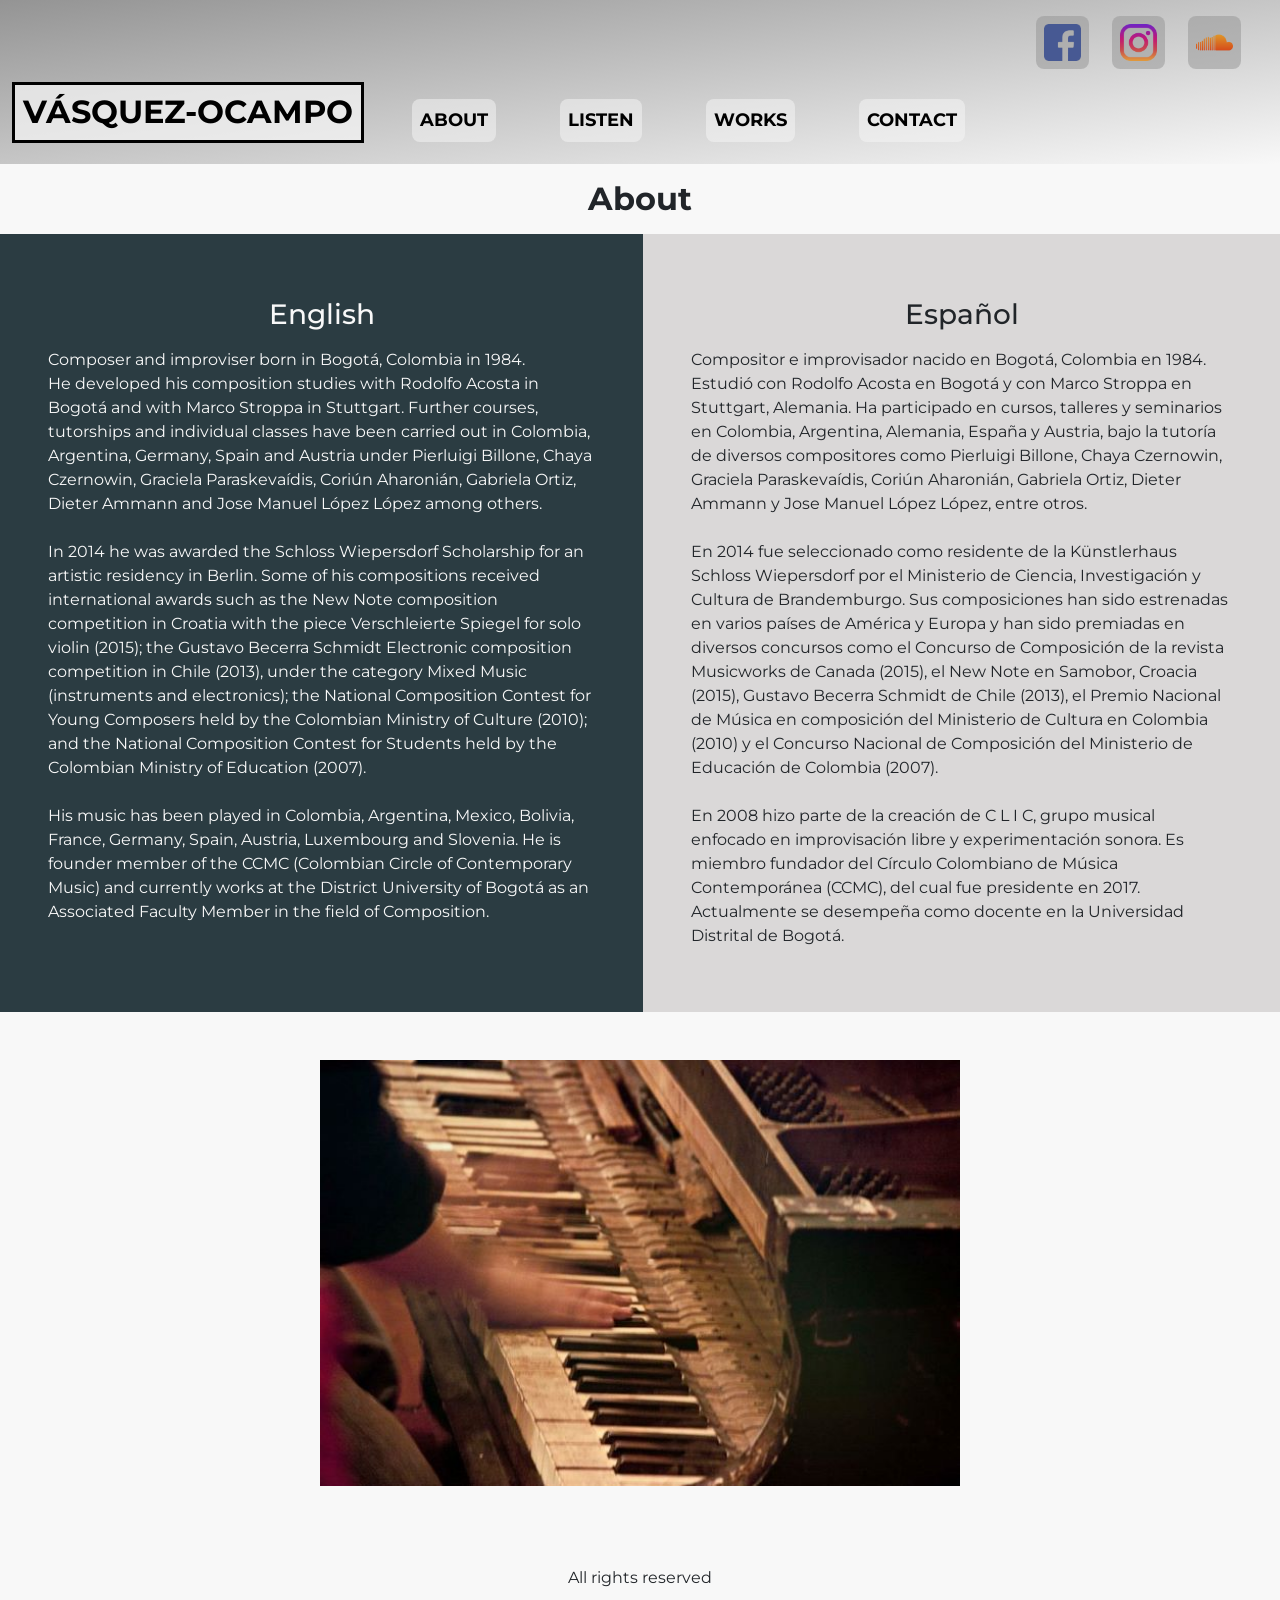
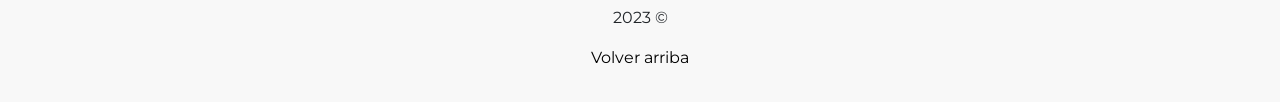
<file: pages/about.html>
<!DOCTYPE html>
<html lang="en">
<head>
    <meta charset="UTF-8">
    <meta http-equiv="X-UA-Compatible" content="IE=edge">
    <meta name="viewport" content="width=device-width, initial-scale=1.0">
    <!--Esta es la fuente utilizada desde googlefonts-->
    <link rel="preconnect" href="https://fonts.googleapis.com">
    <link rel="preconnect" href="https://fonts.gstatic.com" crossorigin>
    <link href="https://fonts.googleapis.com/css2?family=Montserrat:wght@300;700&display=swap" rel="stylesheet">
    <!--Este es el link para css de Bootstrap-->
    <link href="https://cdn.jsdelivr.net/npm/bootstrap@5.3.0-alpha1/dist/css/bootstrap.min.css" rel="stylesheet" integrity="sha384-GLhlTQ8iRABdZLl6O3oVMWSktQOp6b7In1Zl3/Jr59b6EGGoI1aFkw7cmDA6j6gD" crossorigin="anonymous">
    <!--Link a la página de estilos css propios-->
    <link rel="stylesheet" href="../css/style.css">
    <title>About | Vásquez-Ocampo</title>
</head>
<body>
    <!--Encabezado del sitio-->
    <header id="irarriba">
        <!--Botones a redes sociales-->
        <div class="botones-redes">
            <a href="https://www.facebook.com/juancamilo.vasquezocampo" target="_blank"> <img class="redes-imagenes" src="../img/facebook.png" alt="Logo de Facebook"></a>
            <a href="https://www.instagram.com/juanchokva/" target="_blank"><img class="redes-imagenes" src="../img/instagram.png" alt="Logo de instagram"></a>
            <a href="https://www.soundcloud.com/juancamilovasquez" target="_blank"><img class="redes-imagenes" src="../img/soundcloud.png" alt="Logo de Soundcloud"></a>
        </div>
        <!--Barra de navegación-->
        <nav class="navbar navbar-expand-lg">
            <div class="container-fluid">
                <a class="navbar-brand" href="../index.html"><h1 class="fs-2 fw-bold">Vásquez-Ocampo</h1></a>
                <button class="navbar-toggler navegador-links" type="button" data-bs-toggle="collapse" data-bs-target="#navbar-supported-content" aria-controls="navbar-supported-content" aria-expanded="false" aria-label="Toggle navigation">
                <span class="navbar-toggler-icon"></span>
                </button>
                <div class="collapse navbar-collapse" id="navbar-supported-content">
                    <ul class="navbar-nav me-auto mb-0 mb-lg-0">
                        <li class="nav-item navegador-links">
                            <a class="nav-link active" aria-current="page" href="about.html">About</a>
                        </li>
                        <li class="nav-item navegador-links">
                            <a class="nav-link active" aria-current="page" href="listen.html">Listen</a>
                        </li>
                        <li class="nav-item navegador-links">
                            <a class="nav-link active" aria-current="page" href="works.html">Works</a>
                        </li>
                        <li class="nav-item navegador-links">
                            <a class="nav-link active" aria-current="page" href="contact.html">Contact</a>
                        </li>
                    </ul>
                </div>
            </div>
        </nav>
    </header>
    <!--Este es el main de about-->
    <main class="main-about">
        <h2>About</h2>
        <div class="info-about">
            <div class="info-parrafo1">
                <h3>
                    English
                </h3>
                <p>
                    Composer and improviser born in Bogotá, Colombia in 1984. 
                    <span class="espaciado-parrafos pb-4">He developed his composition studies with Rodolfo Acosta in Bogotá and with Marco Stroppa in Stuttgart. Further courses, tutorships and individual classes have been carried out in Colombia, Argentina, Germany, Spain and Austria under Pierluigi Billone, Chaya Czernowin, Graciela Paraskevaídis, Coriún Aharonián, Gabriela Ortiz, Dieter Ammann and Jose Manuel López López among others.</span>
                    In 2014 he was awarded the Schloss Wiepersdorf Scholarship for an artistic residency in Berlin. Some of his compositions received international awards such as the New Note composition competition in Croatia with the piece Verschleierte Spiegel for solo violin (2015); the Gustavo Becerra Schmidt Electronic composition competition in Chile (2013), under the category Mixed Music (instruments and electronics);  the National Composition Contest for Young Composers held by the Colombian Ministry of Culture (2010); and the National Composition Contest for Students held by the Colombian Ministry of Education (2007). 
                    <span class="espaciado-parrafos pt-4">His music has been played in Colombia, Argentina, Mexico, Bolivia, France, Germany, Spain, Austria, Luxembourg and Slovenia. He is founder member of the CCMC (Colombian Circle of Contemporary Music) and currently works at the District University of Bogotá as an Associated Faculty Member in the field of Composition.</span>  
                </p>
            </div>
            <div class="info-parrafo2">
                <h3>
                    Español
                </h3>
                <p>
                    Compositor e improvisador nacido en Bogotá, Colombia en 1984. 
                    <span class="espaciado-parrafos pb-4">Estudió con Rodolfo Acosta en Bogotá y con Marco Stroppa en Stuttgart, Alemania. Ha participado en cursos, talleres y seminarios en Colombia, Argentina, Alemania, España y Austria, bajo la tutoría de diversos compositores como Pierluigi Billone, Chaya Czernowin, Graciela Paraskevaídis, Coriún Aharonián, Gabriela Ortiz, Dieter Ammann y Jose Manuel López López, entre otros.</span>
                    En 2014 fue seleccionado como residente de la Künstlerhaus Schloss Wiepersdorf por el Ministerio de Ciencia, Investigación y Cultura de Brandemburgo. Sus composiciones han sido estrenadas en varios países de América y Europa y han sido premiadas en diversos concursos como el Concurso de Composición de la revista Musicworks de Canada (2015), el New Note en Samobor, Croacia (2015), Gustavo Becerra Schmidt de Chile (2013), el Premio Nacional de Música en composición del Ministerio de Cultura en Colombia (2010) y el Concurso Nacional de Composición del Ministerio de Educación de Colombia (2007). 
                    <span class="espaciado-parrafos pt-4">En 2008 hizo parte de la creación de C L I C, grupo musical enfocado en improvisación libre y experimentación sonora. Es miembro fundador del Círculo Colombiano de Música Contemporánea (CCMC), del cual fue presidente en 2017. Actualmente se desempeña como docente en la Universidad Distrital de Bogotá.</span>
                </p>
            </div>
        </div>
        <img class="about-img" src="../img/about.jpg" alt="imagen de un piano en ruinas siendo percutido por el compositor">
    </main>
    <!--Este es el footer del sitio-->
    <footer>
        <!--Botones a redes sociales versión celular-->
        <section class="botones-redes-movil">
            <a href="https://www.facebook.com/juancamilo.vasquezocampo" target="_blank"> <img class="redes-imagenes-movil" src="../img/facebook.png" alt="Logo de Facebook"></a>
            <a href="https://www.instagram.com/juanchokva/" target="_blank"><img class="redes-imagenes-movil" src="../img/instagram.png" alt="Logo de instagram"></a>
            <a href="https://www.soundcloud.com/juancamilovasquez" target="_blank"><img class="redes-imagenes-movil" src="../img/soundcloud.png" alt="Logo de Soundcloud"></a>
        </section>
        <p>All rights reserved</p>
        <p>2023 ©</p>
        <a href="#irarriba">Volver arriba</a>
    </footer>
    <!--Este es el script de js para bootstrap-->
    <script src="https://cdn.jsdelivr.net/npm/bootstrap@5.3.0-alpha1/dist/js/bootstrap.bundle.min.js" integrity="sha384-w76AqPfDkMBDXo30jS1Sgez6pr3x5MlQ1ZAGC+nuZB+EYdgRZgiwxhTBTkF7CXvN" crossorigin="anonymous"></script>
</body>
</html>
</file>
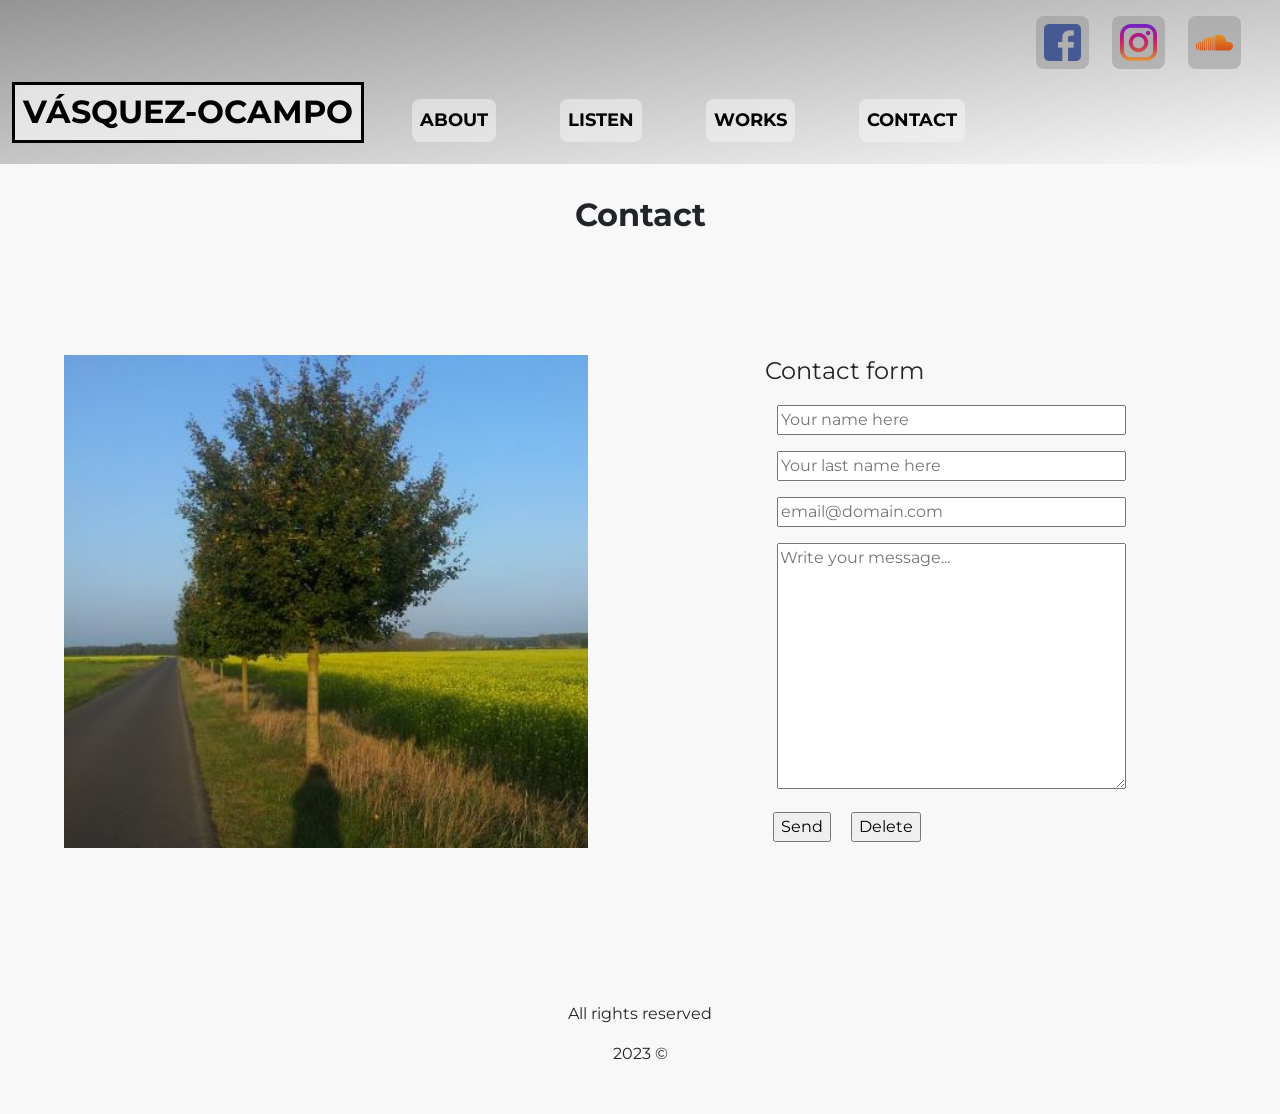
<file: pages/contact.html>
<!DOCTYPE html>
<html lang="en">
<head>
    <meta charset="UTF-8">
    <meta http-equiv="X-UA-Compatible" content="IE=edge">
    <meta name="viewport" content="width=device-width, initial-scale=1.0">
    <!--Esta es la fuente utilizada desde googlefonts-->
    <link rel="preconnect" href="https://fonts.googleapis.com">
    <link rel="preconnect" href="https://fonts.gstatic.com" crossorigin>
    <link href="https://fonts.googleapis.com/css2?family=Montserrat:wght@300;700&display=swap" rel="stylesheet">
    <!--Este es el link para css de Bootstrap-->
    <link href="https://cdn.jsdelivr.net/npm/bootstrap@5.3.0-alpha1/dist/css/bootstrap.min.css" rel="stylesheet" integrity="sha384-GLhlTQ8iRABdZLl6O3oVMWSktQOp6b7In1Zl3/Jr59b6EGGoI1aFkw7cmDA6j6gD" crossorigin="anonymous">
    <!--Link a la página de estilos css propios-->
    <link rel="stylesheet" href="../css/style.css">
    <title>Contact | Vásquez-Ocampo</title>
</head>
<body>
    <!--Encabezado del sitio-->
    <header>
        
        <!--Botones a redes sociales-->
        <div class="botones-redes">
            <a href="https://www.facebook.com/juancamilo.vasquezocampo" target="_blank"> <img class="redes-imagenes" src="../img/facebook.png" alt="Logo de Facebook"></a>
            <a href="https://www.instagram.com/juanchokva/" target="_blank"><img class="redes-imagenes" src="../img/instagram.png" alt="Logo de instagram"></a>
            <a href="https://www.soundcloud.com/juancamilovasquez" target="_blank"><img class="redes-imagenes" src="../img/soundcloud.png" alt="Logo de Soundcloud"></a>
        </div>
        <!--Barra de navegación-->
        <nav class="navbar navbar-expand-lg">
            <div class="container-fluid">
                <a class="navbar-brand" href="../index.html"><h1 class="fs-2 fw-bold">Vásquez-Ocampo</h1></a>
                <button class="navbar-toggler navegador-links" type="button" data-bs-toggle="collapse" data-bs-target="#navbar-supported-content" aria-controls="navbar-supported-content" aria-expanded="false" aria-label="Toggle navigation">
                <span class="navbar-toggler-icon"></span>
                </button>
                <div class="collapse navbar-collapse" id="navbar-supported-content">
                    <ul class="navbar-nav me-auto mb-0 mb-lg-0">
                        <li class="nav-item navegador-links">
                            <a class="nav-link active" aria-current="page" href="about.html">About</a>
                        </li>
                        <li class="nav-item navegador-links">
                            <a class="nav-link active" aria-current="page" href="listen.html">Listen</a>
                        </li>
                        <li class="nav-item navegador-links">
                            <a class="nav-link active" aria-current="page" href="works.html">Works</a>
                        </li>
                        <li class="nav-item navegador-links">
                            <a class="nav-link active" aria-current="page" href="contact.html">Contact</a>
                        </li>
                    </ul>
                </div>
            </div>
        </nav>
    </header>
    <!--Este es el main de contact-->
    <main class="main-contact">
        <h2 class="titulo-contact">Contact</h2>
        <img class="img-contact" src="../img/contact.jpg" alt="Imagen de la sombra del compositor proyectándose hacia un arbol en una pradera">
        <!--Este es el formulario de contacto-->
        <form class="contact-form">
            <fieldset>
                <legend>Contact form</legend>
                <div>
                    <label for="name"></label>
                    <input type="text" name="name" placeholder="Your name here">
                </div>
                <div>
                    <label for="lastname"></label>
                    <input type="text" name="lastname" placeholder="Your last name here">
                </div>
                <div>
                    <label for="email"></label>
                    <input type="email" name="email" placeholder="email@domain.com">
                </div>
                <div>
                    <label for="info"></label>
                    <textarea name="info" cols="30" rows="10" placeholder="Write your message..."></textarea>
                </div>
                <div>
                    <input type="submit" value="Send">
                    <input type="reset" value="Delete">
                </div>
            </fieldset>
        </form>
    </main>
    <!--Este es el footer del sitio-->
    <footer>
        <!--Botones a redes sociales versión celular-->
        <section class="botones-redes-movil">
            <a href="https://www.facebook.com/juancamilo.vasquezocampo" target="_blank"> <img class="redes-imagenes-movil" src="../img/facebook.png" alt="Logo de Facebook"></a>
            <a href="https://www.instagram.com/juanchokva/" target="_blank"><img class="redes-imagenes-movil" src="../img/instagram.png" alt="Logo de instagram"></a>
            <a href="https://www.soundcloud.com/juancamilovasquez" target="_blank"><img class="redes-imagenes-movil" src="../img/soundcloud.png" alt="Logo de Soundcloud"></a>
        </section>
        <p>All rights reserved</p>
        <p>2023 ©</p>
    </footer>
    <!--Este es el script de js para bootstrap-->
    <script src="https://cdn.jsdelivr.net/npm/bootstrap@5.3.0-alpha1/dist/js/bootstrap.bundle.min.js" integrity="sha384-w76AqPfDkMBDXo30jS1Sgez6pr3x5MlQ1ZAGC+nuZB+EYdgRZgiwxhTBTkF7CXvN" crossorigin="anonymous"></script>
</body>
</html>
</file>
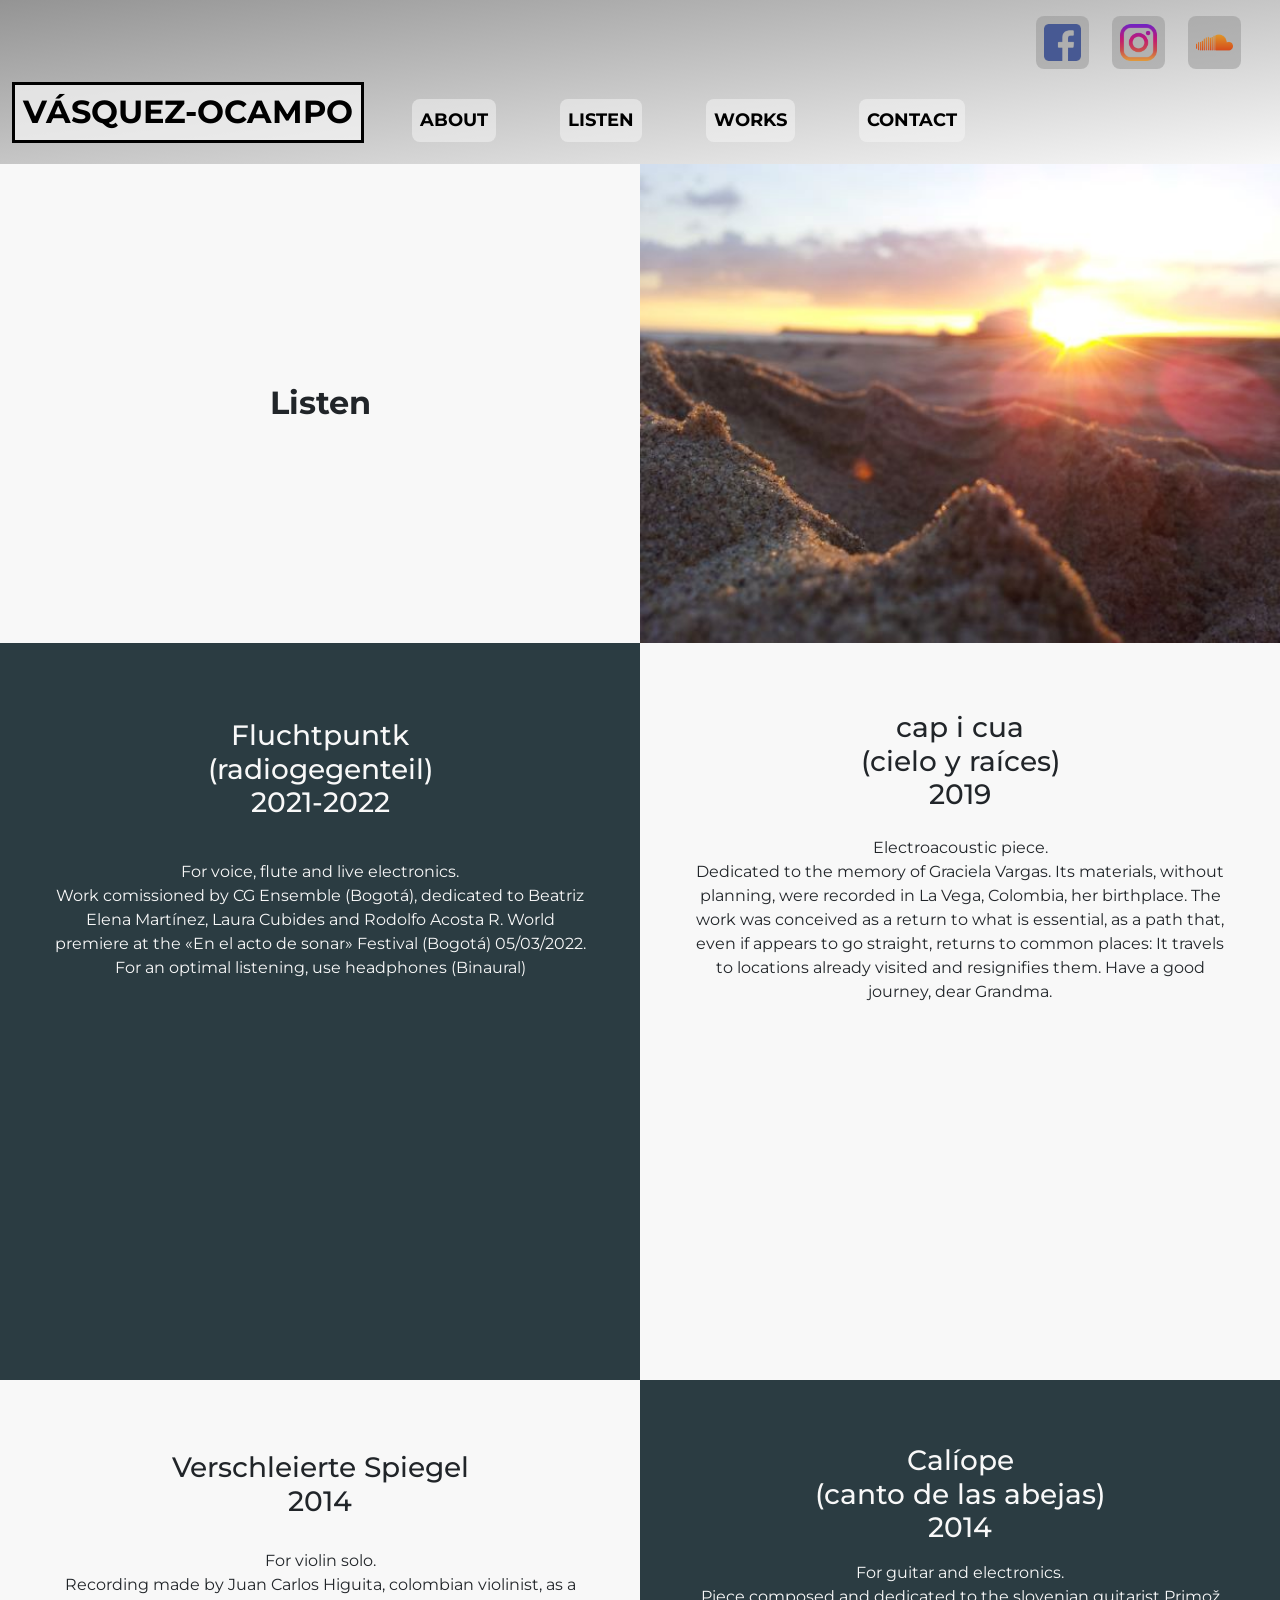
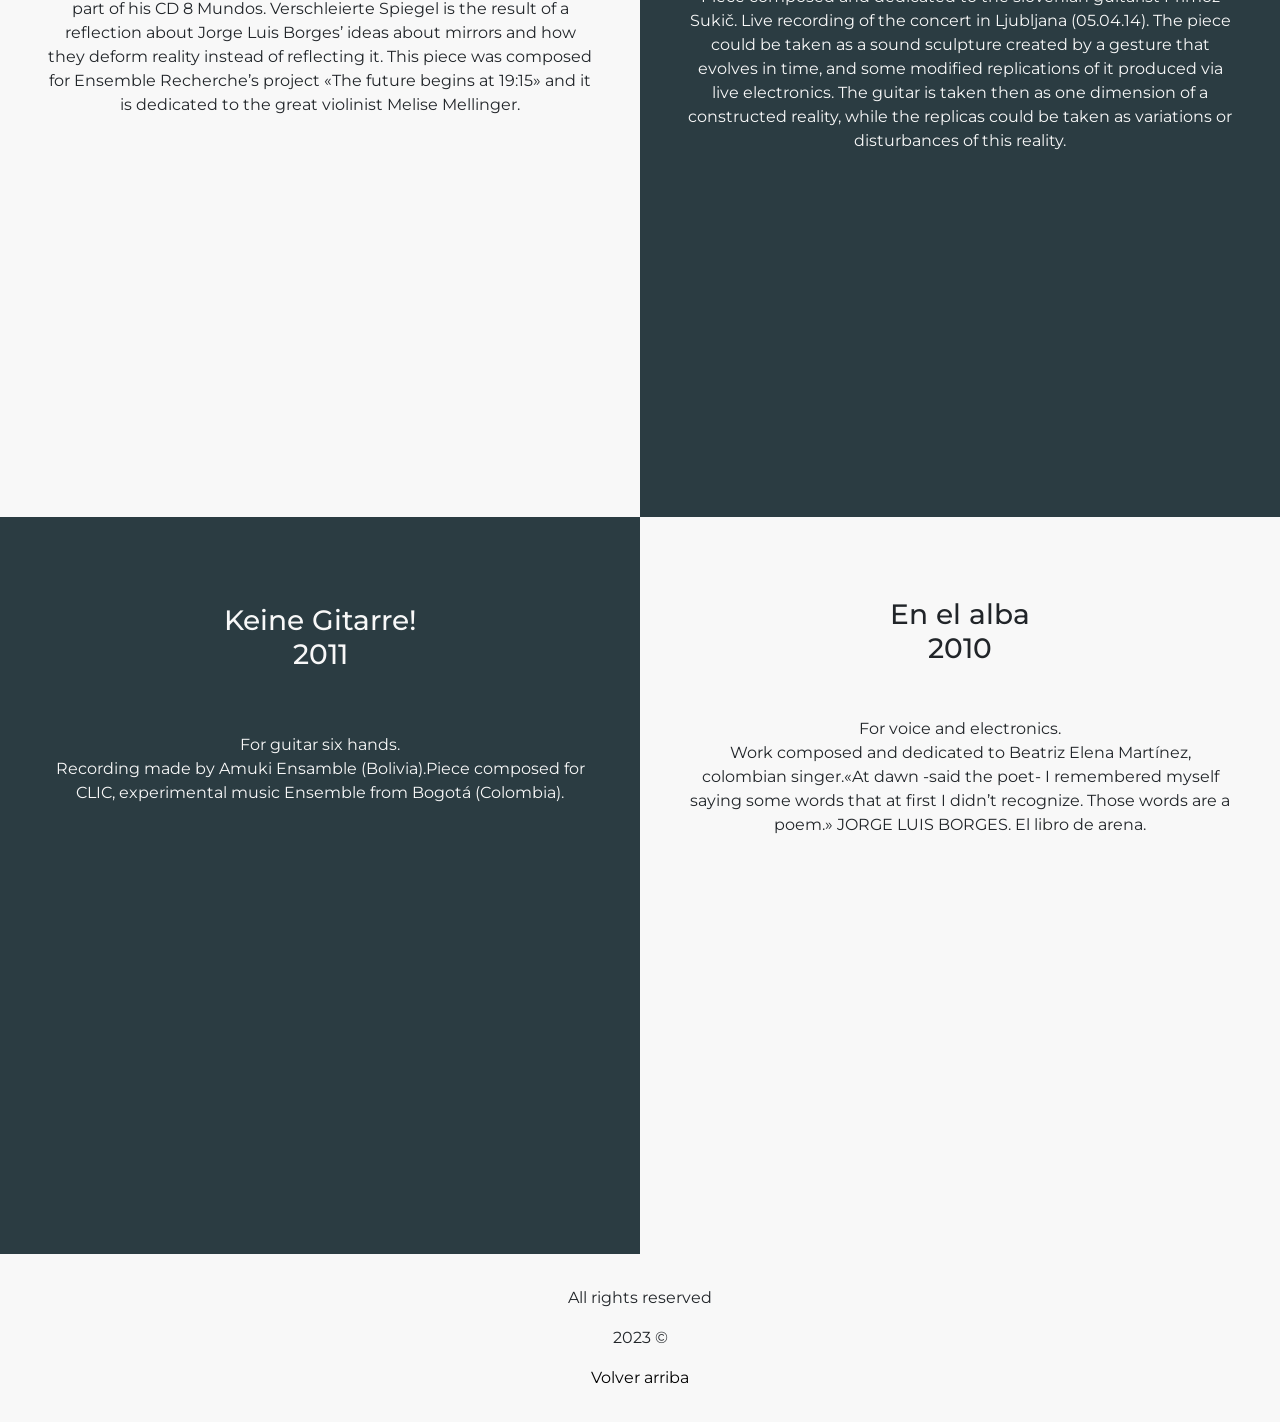
<file: pages/listen.html>
<!DOCTYPE html>
<html lang="en">
<head>
    <meta charset="UTF-8">
    <meta http-equiv="X-UA-Compatible" content="IE=edge">
    <meta name="viewport" content="width=device-width, initial-scale=1.0">
    <!--Esta es la fuente utilizada desde googlefonts-->
    <link rel="preconnect" href="https://fonts.googleapis.com">
    <link rel="preconnect" href="https://fonts.gstatic.com" crossorigin>
    <link href="https://fonts.googleapis.com/css2?family=Montserrat:wght@300;700&display=swap" rel="stylesheet">
    <!--Este es el link para css de Bootstrap-->
    <link href="https://cdn.jsdelivr.net/npm/bootstrap@5.3.0-alpha1/dist/css/bootstrap.min.css" rel="stylesheet" integrity="sha384-GLhlTQ8iRABdZLl6O3oVMWSktQOp6b7In1Zl3/Jr59b6EGGoI1aFkw7cmDA6j6gD" crossorigin="anonymous">
    <!--Link a la página de estilos css propios-->
    <link rel="stylesheet" href="../css/style.css">
    <title>Listen | Vásquez-Ocampo</title>
</head>
<body>
    <div class="container-listen">
        <!--Encabezado del sitio-->
    <header id="irarriba">
        
        <!--Botones a redes sociales-->
        <div class="botones-redes">
            <a href="https://www.facebook.com/juancamilo.vasquezocampo" target="_blank"> <img class="redes-imagenes" src="../img/facebook.png" alt="Logo de Facebook"></a>
            <a href="https://www.instagram.com/juanchokva/" target="_blank"><img class="redes-imagenes" src="../img/instagram.png" alt="Logo de instagram"></a>
            <a href="https://www.soundcloud.com/juancamilovasquez" target="_blank"><img class="redes-imagenes" src="../img/soundcloud.png" alt="Logo de Soundcloud"></a>
        </div>
        <!--Barra de navegación-->
        <nav class="navbar navbar-expand-lg">
            <div class="container-fluid">
                <a class="navbar-brand" href="../index.html"><h1 class="fs-2 fw-bold">Vásquez-Ocampo</h1></a>
                <button class="navbar-toggler navegador-links" type="button" data-bs-toggle="collapse" data-bs-target="#navbar-supported-content" aria-controls="navbar-supported-content" aria-expanded="false" aria-label="Toggle navigation">
                <span class="navbar-toggler-icon"></span>
                </button>
                <div class="collapse navbar-collapse" id="navbar-supported-content">
                    <ul class="navbar-nav me-auto mb-0 mb-lg-0">
                        <li class="nav-item navegador-links">
                            <a class="nav-link active" aria-current="page" href="about.html">About</a>
                        </li>
                        <li class="nav-item navegador-links">
                            <a class="nav-link active" aria-current="page" href="listen.html">Listen</a>
                        </li>
                        <li class="nav-item navegador-links">
                            <a class="nav-link active" aria-current="page" href="works.html">Works</a>
                        </li>
                        <li class="nav-item navegador-links">
                            <a class="nav-link active" aria-current="page" href="contact.html">Contact</a>
                        </li>
                    </ul>
                </div>
            </div>
        </nav>
    </header>
    <!--Este es el main de listen-->
    <main class="main-listen">
        <div class="container-titulo-listen"><h2 class="text-center titulo-listen">Listen</h2></div>
        <img class="foto-listen" src="../img/listen.jpg" alt="Imagen de una playa soleada enfocándose en la arena">
        <section class="seccion-uno">
            <h3>
                Fluchtpuntk <span class="espaciado-parrafos">(radiogegenteil)</span> <span class="espaciado-parrafos">2021-2022</span>
            </h3>
            <p>
                <span class="espaciado-parrafos">For voice, flute and live electronics.</span> Work comissioned by CG Ensemble (Bogotá), dedicated to Beatriz Elena Martínez, Laura Cubides and Rodolfo Acosta R. World premiere at the «En el acto de sonar» Festival (Bogotá) 05/03/2022. For an optimal listening, use headphones (Binaural)
            </p>
            <!--Este es el código insertado para reproducir la obra fluchtpuntk-->
            <iframe width="300" height="300" frameborder="no" allow="autoplay" src="https://w.soundcloud.com/player/?url=https%3A//api.soundcloud.com/tracks/1292000050&color=%235b5b5b&auto_play=false&hide_related=false&show_comments=true&show_user=true&show_reposts=false&show_teaser=true&visual=true"></iframe>
        </section>
        <section class="seccion-dos">
            <h3>
                cap i cua <span class="espaciado-parrafos">(cielo y raíces)</span> <span class="espaciado-parrafos">2019</span>
            </h3>
            <p>
                <span class="espaciado-parrafos">Electroacoustic piece.</span> Dedicated to the memory of Graciela Vargas. Its materials, without planning, were recorded in La Vega, Colombia, her birthplace. The work was conceived as a return to what is essential, as a path that, even if appears to go straight, returns to common places: It travels to locations already visited and resignifies them. Have a good journey, dear Grandma.
            </p>
            <!--Este es el código insertado para reproducir la obra XXX-->
            <iframe width="300" height="300" scrolling="no" frameborder="no" allow="autoplay" src="https://w.soundcloud.com/player/?url=https%3A//api.soundcloud.com/tracks/659401454&color=%235b5b5b&auto_play=false&hide_related=false&show_comments=true&show_user=true&show_reposts=false&show_teaser=true&visual=true"></iframe>
        </section>
        <section class="seccion-tres">
            <h3>
                Calíope <span class="espaciado-parrafos">(canto de las abejas)</span> <span class="espaciado-parrafos">2014</span> 
            </h3>
            <p>
                <span class="espaciado-parrafos">For guitar and electronics.</span> Piece composed and dedicated to the slovenian guitarist Primož Sukič. Live recording of the concert in Ljubljana (05.04.14). The piece could be taken as a sound sculpture created by a gesture that evolves in time, and some modified replications of it produced via live electronics. The guitar is taken then as one dimension of a constructed reality, while the replicas could be taken as variations or disturbances of this reality.
            </p>
            <!--Este es el código insertado para reproducir la obra XXX-->
            <iframe width="300" height="300" scrolling="no" frameborder="no" allow="autoplay" src="https://w.soundcloud.com/player/?url=https%3A//api.soundcloud.com/tracks/143332231&color=%235b5b5b&auto_play=false&hide_related=false&show_comments=true&show_user=true&show_reposts=false&show_teaser=true&visual=true"></iframe>
        </section>
        <section class="seccion-cuatro">
            <h3>
                Verschleierte Spiegel <span class="espaciado-parrafos">2014</span>
            </h3>
            <p>
                <span class="espaciado-parrafos">For violin solo.</span> Recording made by Juan Carlos Higuita, colombian violinist, as a part of his CD 8 Mundos. Verschleierte Spiegel is the result of a reflection about Jorge Luis Borges’ ideas about mirrors and how they deform reality instead of reflecting it. This piece was composed for Ensemble Recherche’s project «The future begins at 19:15» and it is dedicated to the great violinist Melise Mellinger.
            </p>
            <!--Este es el código insertado para reproducir la obra XXX-->
            <iframe width="70%" height="315" src="https://www.youtube.com/embed/9Xmkh4LG6qg" title="YouTube video player" frameborder="0" allow="accelerometer; autoplay; clipboard-write; encrypted-media; gyroscope; picture-in-picture; web-share" allowfullscreen></iframe>
        </section>
        <section class="seccion-cinco">
            <h3>
                Keine Gitarre! <span class="espaciado-parrafos">2011</span>
            </h3>
            <p>
                <span class="espaciado-parrafos">For guitar six hands.</span> Recording made by Amuki Ensamble (Bolivia).Piece composed for CLIC, experimental music Ensemble from Bogotá (Colombia).    
            </p>
            <!--Este es el código insertado para reproducir la obra XXX-->
            <iframe width="70%" height="315" src="https://www.youtube.com/embed/6VqoeEHECWw" title="YouTube video player" frameborder="0" allow="accelerometer; autoplay; clipboard-write; encrypted-media; gyroscope; picture-in-picture; web-share" allowfullscreen></iframe>
        </section>
        <section class="seccion-seis">
            <h3>
                En el alba <span class="espaciado-parrafos">2010</span> 
            </h3>
            <p>
                <span class="espaciado-parrafos">For voice and electronics.</span> Work composed and dedicated to Beatriz Elena Martínez, colombian singer.«At dawn -said the poet- I remembered myself saying some words that at first I didn’t recognize. Those words are a poem.»
                JORGE LUIS BORGES. El libro de arena.
            </p>
            <!--Este es el código insertado para reproducir la obra XXX-->
            <iframe width="300" height="300" scrolling="no" frameborder="no" allow="autoplay" src="https://w.soundcloud.com/player/?url=https%3A//api.soundcloud.com/tracks/147839305&color=%235b5b5b&auto_play=false&hide_related=false&show_comments=true&show_user=true&show_reposts=false&show_teaser=true&visual=true"></iframe>
        </section>
    </main> 
    <!--Este es el footer del sitio-->
    <footer>
        <!--Botones a redes sociales versión celular-->
        <section class="botones-redes-movil">
            <a href="https://www.facebook.com/juancamilo.vasquezocampo" target="_blank"> <img class="redes-imagenes-movil" src="../img/facebook.png" alt="Logo de Facebook"></a>
            <a href="https://www.instagram.com/juanchokva/" target="_blank"><img class="redes-imagenes-movil" src="../img/instagram.png" alt="Logo de instagram"></a>
            <a href="https://www.soundcloud.com/juancamilovasquez" target="_blank"><img class="redes-imagenes-movil" src="../img/soundcloud.png" alt="Logo de Soundcloud"></a>
        </section>
        <p>All rights reserved</p>
        <p>2023 ©</p>
        <a href="#irarriba">Volver arriba</a>
    </footer>
    </div>
    <!--Este es el script de js para bootstrap-->
    <script src="https://cdn.jsdelivr.net/npm/bootstrap@5.3.0-alpha1/dist/js/bootstrap.bundle.min.js" integrity="sha384-w76AqPfDkMBDXo30jS1Sgez6pr3x5MlQ1ZAGC+nuZB+EYdgRZgiwxhTBTkF7CXvN" crossorigin="anonymous"></script>
</body>
</html>
</file>
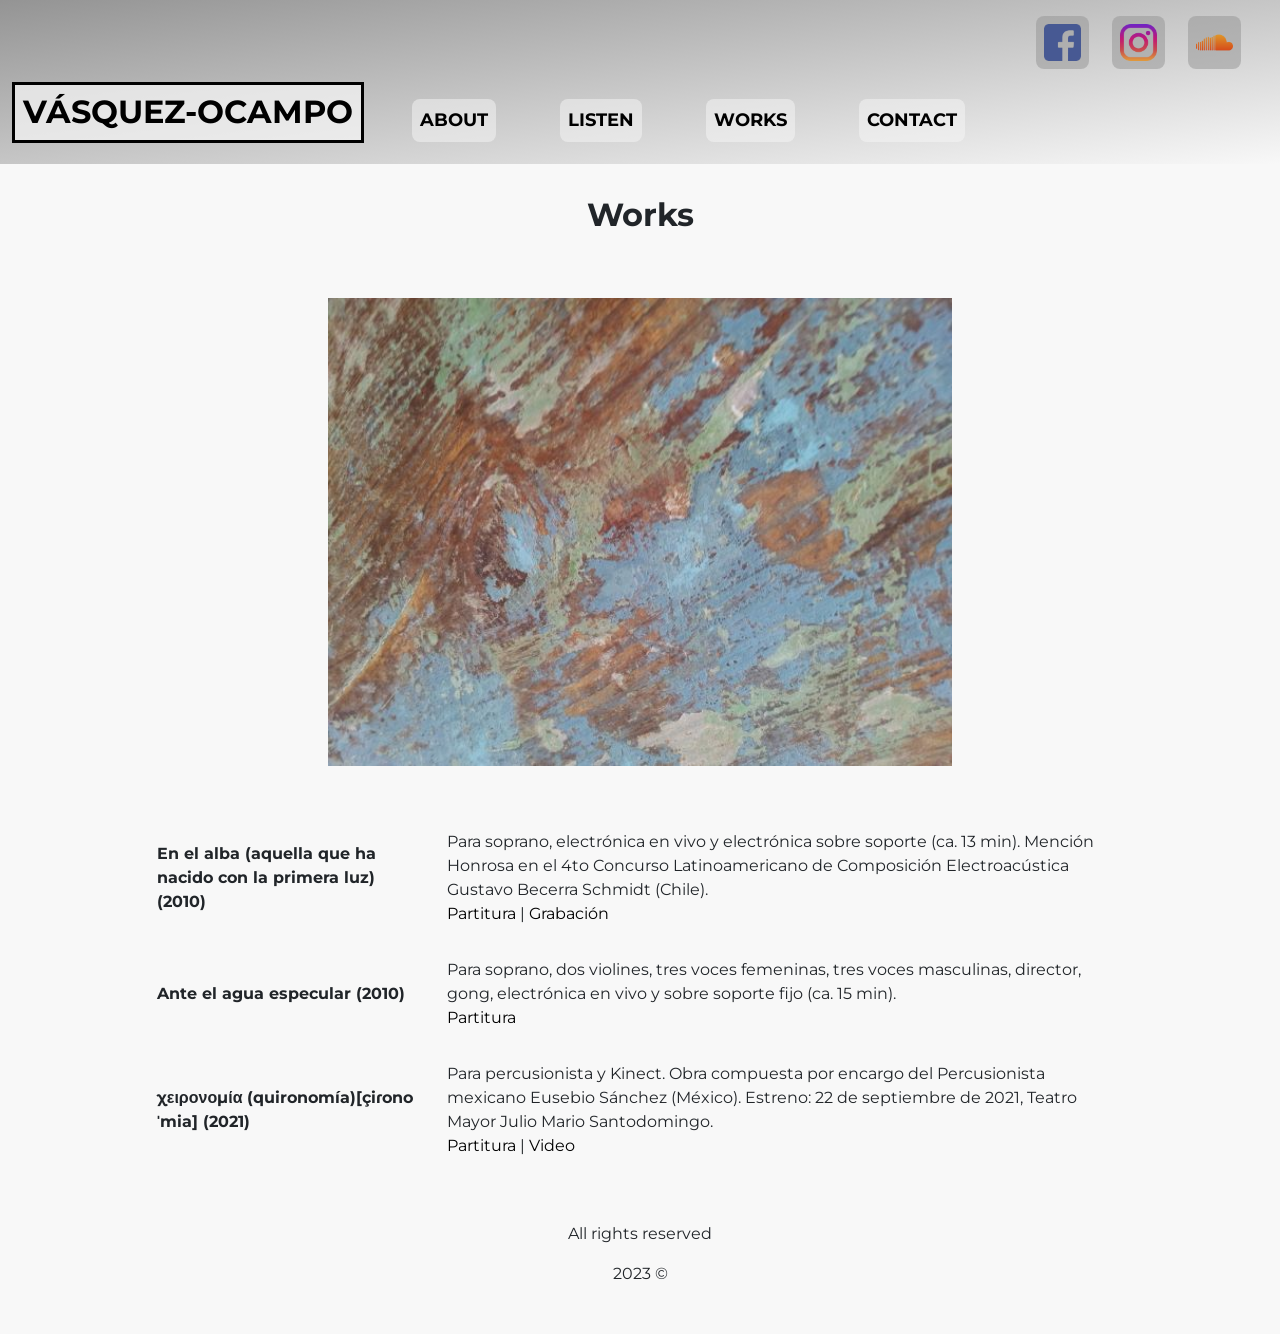
<file: pages/works.html>
<!DOCTYPE html>
<html lang="en">
<head>
    <meta charset="UTF-8">
    <meta http-equiv="X-UA-Compatible" content="IE=edge">
    <meta name="viewport" content="width=device-width, initial-scale=1.0">
    <!--Esta es la fuente utilizada desde googlefonts-->
    <link rel="preconnect" href="https://fonts.googleapis.com">
    <link rel="preconnect" href="https://fonts.gstatic.com" crossorigin>
    <link href="https://fonts.googleapis.com/css2?family=Montserrat:wght@300;700&display=swap" rel="stylesheet">
    <!--Este es el link para css de Bootstrap-->
    <link href="https://cdn.jsdelivr.net/npm/bootstrap@5.3.0-alpha1/dist/css/bootstrap.min.css" rel="stylesheet" integrity="sha384-GLhlTQ8iRABdZLl6O3oVMWSktQOp6b7In1Zl3/Jr59b6EGGoI1aFkw7cmDA6j6gD" crossorigin="anonymous">
    <!--Link a la página de estilos css propios-->
    <link rel="stylesheet" href="../css/style.css">
    <title>Works | Vásquez-Ocampo</title>
</head>
<body>
    <!--Encabezado del sitio-->
    <header>
        <!--Botones a redes sociales-->
        <div class="botones-redes">
            <a href="https://www.facebook.com/juancamilo.vasquezocampo" target="_blank"> <img class="redes-imagenes" src="../img/facebook.png" alt="Logo de Facebook"></a>
            <a href="https://www.instagram.com/juanchokva/" target="_blank"><img class="redes-imagenes" src="../img/instagram.png" alt="Logo de instagram"></a>
            <a href="https://www.soundcloud.com/juancamilovasquez" target="_blank"><img class="redes-imagenes" src="../img/soundcloud.png" alt="Logo de Soundcloud"></a>
        </div>
        <!--Barra de navegación-->
        <nav class="navbar navbar-expand-lg">
            <div class="container-fluid">
                <a class="navbar-brand" href="../index.html"><h1 class="fs-2 fw-bold">Vásquez-Ocampo</h1></a>
                <button class="navbar-toggler navegador-links" type="button" data-bs-toggle="collapse" data-bs-target="#navbar-supported-content" aria-controls="navbar-supported-content" aria-expanded="false" aria-label="Toggle navigation">
                <span class="navbar-toggler-icon"></span>
                </button>
                <div class="collapse navbar-collapse" id="navbar-supported-content">
                    <ul class="navbar-nav me-auto mb-0 mb-lg-0">
                        <li class="nav-item navegador-links">
                            <a class="nav-link active" aria-current="page" href="about.html">About</a>
                        </li>
                        <li class="nav-item navegador-links">
                            <a class="nav-link active" aria-current="page" href="listen.html">Listen</a>
                        </li>
                        <li class="nav-item navegador-links">
                            <a class="nav-link active" aria-current="page" href="works.html">Works</a>
                        </li>
                        <li class="nav-item navegador-links">
                            <a class="nav-link active" aria-current="page" href="contact.html">Contact</a>
                        </li>
                    </ul>
                </div>
            </div>
        </nav>
    </header>
    <!--Este es el main de works-->
    <main class="main-works">
        <h2>Works</h2>
        <img src="../img/works.jpg" alt="Imagen de una superficie en madera con varios colores">
        <div class="lista-obras">
            <!--Esta es la lista de obras-->
            <table>
                <tr>
                    <td class="tabla-bold">
                        En el alba (aquella que ha nacido con la primera luz) (2010)
                    </td>
                    <td>
                        <span class="espaciado-parrafos">Para soprano, electrónica en vivo y electrónica sobre soporte (ca. 13 min). Mención Honrosa en el 4to Concurso Latinoamericano de Composición Electroacústica Gustavo Becerra Schmidt (Chile).</span>
                        <a href="https://drive.google.com/file/d/0BwaKbCI6AIrNX19zVnZ6Y2ZFLVU/view?resourcekey=0-jmr7AKuvjB123VYum4adZg" target="_blank">Partitura</a> | <a href="https://soundcloud.com/juancamilovasquez/en-el-alba-aquella-que-ha-nacido-con-la-primera-luz?si=31031c8adaed468b86d8141294e4ab30&utm_source=clipboard&utm_medium=text&utm_campaign=social_sharing" target="_blank">Grabación</a>
                    </td>
                </tr>
                <tr>
                    <td class="tabla-bold">
                        Ante el agua especular (2010)
                    </td>
                    <td>
                        <span class="espaciado-parrafos">Para soprano, dos violines, tres voces femeninas, tres voces masculinas, director, gong, electrónica en vivo y sobre soporte fijo (ca. 15 min).</span>
                        <a href="https://drive.google.com/file/d/1Lc27AYCzbVEr41R4Itm8G2PiUcx00-SF/view" target="_blank">Partitura</a>
                    </td>
                </tr>
                <tr>
                    <td class="tabla-bold">
                        χειρονομία (quironomía)[çiɾonoˈmia] (2021)
                    </td>
                    <td>
                        <span class="espaciado-parrafos">Para percusionista y Kinect. Obra compuesta por encargo del Percusionista mexicano Eusebio Sánchez (México). Estreno: 22 de septiembre de 2021, Teatro Mayor Julio Mario Santodomingo.</span>
                        <a href="https://drive.google.com/file/d/14n-2YHurTboG4hI85tvsmukFfIO5utb9/view" target="_blank">Partitura</a> | <a href="https://youtu.be/D-tCyEzy2rQ?t=702" target="_blank">Video</a>
                    </td>
                </tr>
            </table>
        </div>
    </main>
    <!--Este es el footer del sitio-->
    <footer>
        <!--Botones a redes sociales versión celular-->
        <section class="botones-redes-movil">
            <a href="https://www.facebook.com/juancamilo.vasquezocampo" target="_blank"> <img class="redes-imagenes-movil" src="../img/facebook.png" alt="Logo de Facebook"></a>
            <a href="https://www.instagram.com/juanchokva/" target="_blank"><img class="redes-imagenes-movil" src="../img/instagram.png" alt="Logo de instagram"></a>
            <a href="https://www.soundcloud.com/juancamilovasquez" target="_blank"><img class="redes-imagenes-movil" src="../img/soundcloud.png" alt="Logo de Soundcloud"></a>
        </section>
        <p>All rights reserved</p>
        <p>2023 ©</p>
    </footer>
    <!--Este es el script de js para bootstrap-->
    <script src="https://cdn.jsdelivr.net/npm/bootstrap@5.3.0-alpha1/dist/js/bootstrap.bundle.min.js" integrity="sha384-w76AqPfDkMBDXo30jS1Sgez6pr3x5MlQ1ZAGC+nuZB+EYdgRZgiwxhTBTkF7CXvN" crossorigin="anonymous"></script>
</body>
</html>
</file>
<file: css/style.css>
/* Estilos generales*/

body{
    background-color: rgb(248, 248, 248);
    font-family: 'Montserrat', sans-serif;
}

/* estilos de vínculos */

a:link{
    color: black;
    text-decoration: none;
}

a:visited{
    color: black;
    text-decoration: none;
}

/*Estilos para el header*/

header{
    background-image: linear-gradient(to bottom right, rgb(148, 148, 148), rgb(148, 148, 148, 0));
    padding-top: 1rem;
}

header h1{
    background-color: rgb(248, 248, 248, 0.7);
    border: solid;
    padding: 0.5rem;
    text-align: center;
    text-transform: uppercase;
    transition: 0.4s;
}

header h1:hover{
    box-shadow: 1px 1px 5px black;
    background-color: rgb(248, 248, 248);
}

.botones-redes{
    display: none;
}

.navegador-links{
    background-color: rgb(248, 248, 248, 0.5);
    border-radius: 0.5rem;
    text-transform: uppercase;
    text-align: center;
    font-weight: bold;
    font-size: large;
    margin-left: 2rem;
    margin-right: 2rem;
    margin-top: 0.5rem;
    margin-top: 0.5rem;
    transition: 0.4s;
}

.navegador-links:hover{
    background-color: rgb(248, 248, 248);
    box-shadow: 1px 1px 5px black;

}

/* estilos generales para el main */

main h2{
    margin: 1rem;
    font-weight: bold;
}

main h3{
    text-align: center;
    margin: 1rem;
}

main img{
    width: 50%;
    margin: 3rem;
}

.espaciado-parrafos{
    display: block;
}

/*Estilos del main en home*/

.main-home{
    display: flex;
    flex-direction: column;
    align-items: center;
}

main .imagen-perfil{
    width: 80%;
    margin: 3rem;
}

/*Estilos del main en about*/

.main-about{
    display: flex;
    flex-direction: column;
    justify-content: center;
    align-items: center;
}

.info-parrafo1{
    display: flex;
    flex-direction: column;
    align-items: center;
    background-color: rgb(43, 60, 66);
    color: rgb(248, 248, 248);
    padding: 3rem;
}

.info-parrafo2{
    display: flex;
    flex-direction: column;
    align-items: center;
    background-color: rgb(218, 216, 216);
    padding: 3rem;
}

.about-img{
    display: none;
}

/* Estilos del main en listen*/

.foto-listen{
    display: none;
}

.main-listen section{
    display: flex;
    flex-direction: column;
    justify-content: space-around;
    align-items: center;
    text-align: center;
    padding: 3rem;

}

.seccion-uno{
    background-color: rgb(43, 60, 66);
    color: rgb(248, 248, 248);
    
}

.seccion-tres{
    background-color: rgb(43, 60, 66);
    color: rgb(248, 248, 248);
    
}

.seccion-cinco{
    background-color: rgb(43, 60, 66);
    color: rgb(248, 248, 248);
   
}

/*Estilos del main para works*/

.main-works{
    display: flex;
    flex-direction: column;
    justify-content: center;
    align-items: center;
    padding: 1rem;
}

main .lista-obras{
    display: flex;
    justify-content: center;
}

main table{
    width: 80%;

}

main table tr td{
    padding: 1rem;
}


/* Negrilla para una de las celdas de la tabla en works */

.tabla-bold{
    font-weight: bold;
}

/*Estilos para el main de contact*/

.main-contact{
    display: flex;
    flex-direction: column;
    justify-content: center;
    align-items: center;
    padding: 1rem;
}

/* estilos de formulario */

input[type=text]{
    margin: 0.5rem;
    width: 70%;
}

input[type=email]{
    margin: 0.5rem;
    width: 70%;
}

input[type=submit]{
    margin: 0.5rem;
}

input[type=reset]{
    margin: 0.5rem;
}

textarea{
    margin: 0.5rem;
    width: 70%;
}



/*estilos para el aside del home en versión móvil*/

aside{
    display: none;
}



/* estilo del footer */

footer{
    display: flex;
    flex-direction: column;
    text-align: center;
    margin: 2rem;
}

/*estilo botones redes sociales versión móvil*/

.botones-redes-movil{
    display: flex;
    justify-content: center;
    margin-bottom: 2rem;
}

.redes-imagenes-movil{
    background-color: rgb(148, 148, 148, 0.3);
    border-radius: 0.5rem;
    width: 70%;
    padding: 0.5rem;
    transition: 0.4s;
}

.redes-imagenes-movil:hover{
    background-color: rgb(248, 248, 248);
    box-shadow: 1px 1px 5px black;
}

/*Estilos para tablet*/

@media screen and (min-width:600px){
    
    /*Estilos para el header */

    .botones-redes{
        display: block;
        display: flex;
        justify-content: flex-end;
        margin-right: 1rem;
    }
    
    .redes-imagenes{
        background-color: rgb(148, 148, 148, 0.5);
        border-radius: 0.5rem;
        width: 70%;
        padding: 0.5rem;
        transition: 0.4s;
    }
    
    .redes-imagenes:hover{
        background-color: rgb(248, 248, 248);
        box-shadow: 1px 1px 5px black;
    }
    
    /*Estilos para el main en contact*/

    .main-contact{
        display: grid;
        grid-template-columns: 1.5fr 1fr;
        grid-template-rows: 1fr 10fr;

        /*grid template areas*/
        grid-template-areas: 
            "titulo titulo"
            "img form";
    }

    .titulo-contact{
        grid-area: titulo;
        text-align: center;
    }

    .img-contact{
        grid-area: img;
        width: 70%;
        
    }

    .contact-form{
        grid-area: form;
       
    }

    /* Estilos para el footer*/

    .botones-redes-movil{
        display: none;
    }
}

/*Estilos para escritorio*/

@media screen and (min-width:1024px){
    .container-home{
        display: grid;
        grid-template-columns: 3fr 1fr;
        grid-template-rows: 1fr 4fr 1fr;
    
        /*grid template areas*/
        grid-template-areas: 
            "header header"
            "home aside"
            "footer footer";
    }

    .main-listen{
        display: grid;
        grid-template-columns: 1fr 1fr;
        grid-template-rows: 0.5fr 1fr 1fr 1fr;

        /*grid template areas*/
        grid-template-areas: 
            "tlisten flisten"
            "sec1 sec2"
            "sec4 sec3"
            "sec5 sec6";
    }
    
    /* Estilos para el header*/

    header{
        grid-area: header;
    }

    /* Estilos para el main */ 
    .main-home{
        grid-area: home;
    }

    .info-about{
        display: flex;
    }

    .about-img{
        display: inline;
    }

    .container-titulo-listen{
        display: flex;
        align-items: center;
        justify-content: center;
    }
    .titulo-listen{
        grid-area: tlisten;
    }
    .foto-listen{
        display: inline;
        grid-area: flisten;
        width: 100%;
        margin: 0;
    }

    .seccion-uno{
        grid-area: sec1;
    }

    .seccion-dos{
        grid-area: sec2;
    }

    .seccion-tres{
        grid-area: sec3;
    }

    .seccion-cuatro{
        grid-area: sec4;
    }

    .seccion-cinco{
        grid-area: sec5;
    }

    .seccion-seis{
        grid-area: sec6;
    }

    /*Estilos para la barra lateral del home*/

    aside{
        background-color: rgb(43, 60, 66);
        color: rgb(248, 248, 248);
        grid-area: aside;
        display: flex;
        margin-top: 3rem;
        margin-right: 2rem;
        padding: 0.5rem;
        flex-direction: column;
        justify-content: flex-start;
        align-items: center;
        text-align: center;
        gap: 0.5rem;
    }

    .resaltar-noticia{
        font-weight: bold;
    }

    /* Estilos para el footer*/

    footer{
        grid-area: footer;
    }
    
}
</file>
